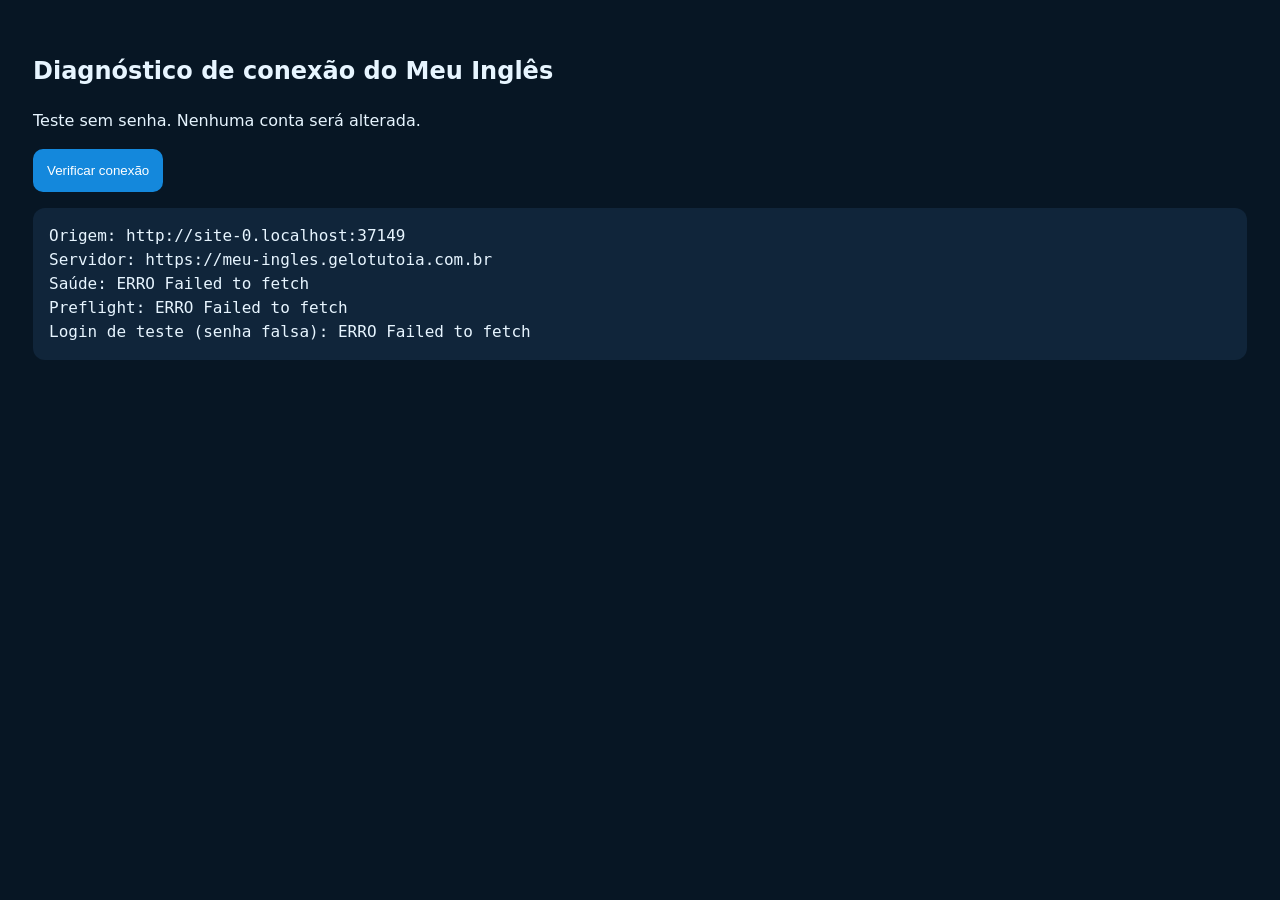
<file: diagnostico-login-s24.html>
<!doctype html><html lang="pt-BR"><meta charset="utf-8"><meta name="viewport" content="width=device-width,initial-scale=1"><title>Diagnóstico Meu Inglês</title><style>body{font:16px system-ui;background:#071624;color:#e7f5ff;padding:25px;line-height:1.5}pre{white-space:pre-wrap;background:#10253a;padding:16px;border-radius:12px}button{padding:14px;background:#1488dc;color:white;border:0;border-radius:10px}</style><h2>Diagnóstico de conexão do Meu Inglês</h2><p>Teste sem senha. Nenhuma conta será alterada.</p><button id="start">Verificar conexão</button><pre id="out">Aguardando...</pre><script>const base='https://meu-ingles.gelotutoia.com.br',el=document.querySelector('#out');async function test(){let report='Origem: '+location.origin+'\nServidor: '+base+'\n';for(const [name,path,options] of [['Saúde','/healthz',{method:'GET'}],['Preflight','/__turbo/panel-login',{method:'OPTIONS',headers:{'access-control-request-method':'POST','access-control-request-headers':'content-type'}}],['Login de teste (senha falsa)','/__turbo/panel-login',{method:'POST',headers:{'content-type':'application/json'},body:JSON.stringify({username:'diagnostico',password:'senha-falsa-diagnostico'})}]]){try{let r=await fetch(base+path,{...options,cache:'no-store',signal:AbortSignal.timeout(12000)});let t=await r.text();report+=name+': HTTP '+r.status+' | CORS '+(r.headers.get('access-control-allow-origin')||'não informado')+' | '+t.slice(0,160)+'\n';}catch(e){report+=name+': ERRO '+e.message+'\n';}el.textContent=report;}}document.querySelector('#start').onclick=test;test();</script></html>
</file>
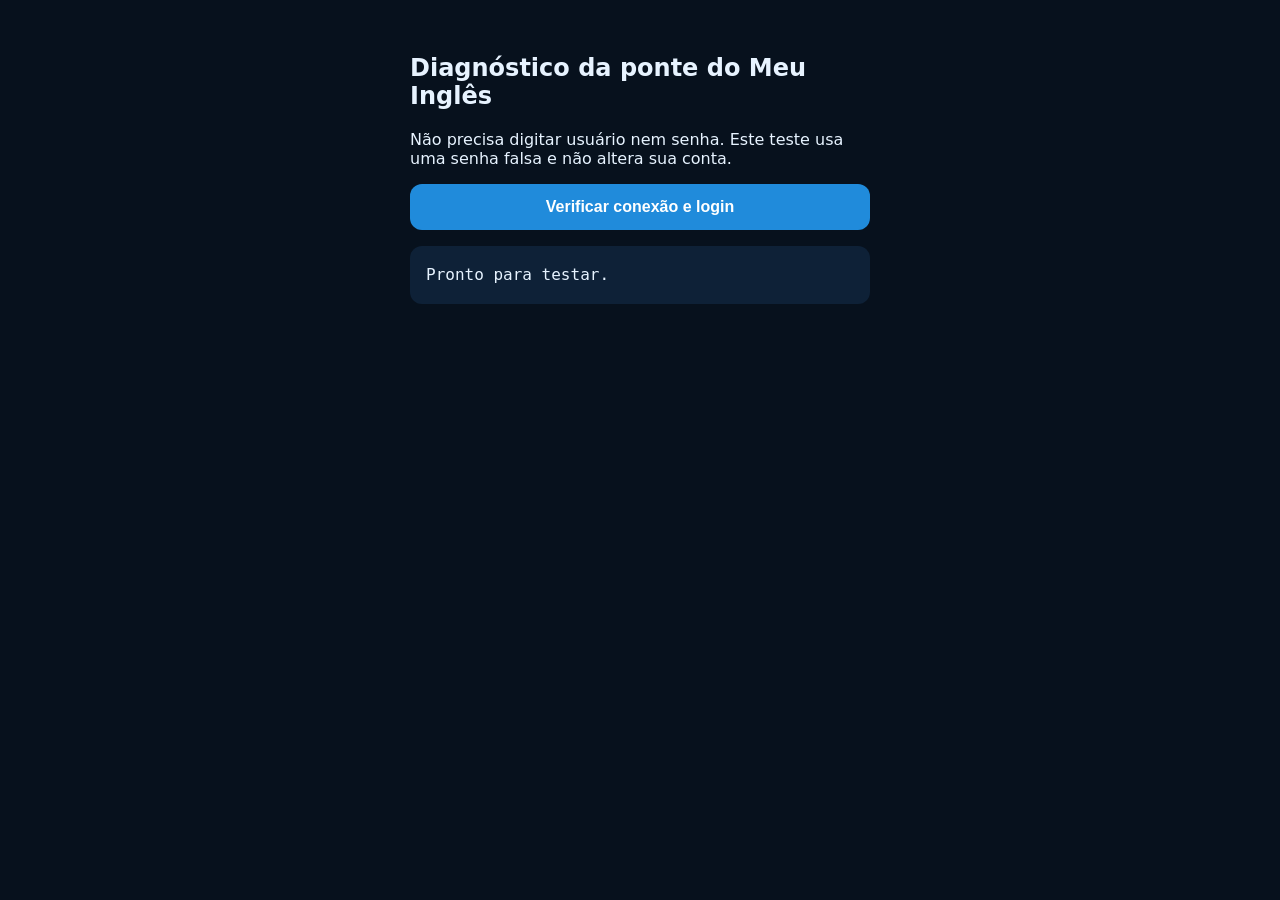
<file: diagnostico-s20.html>
<!doctype html><html lang="pt-BR"><head><meta charset="utf-8"><meta name="viewport" content="width=device-width,initial-scale=1"><title>Diagnóstico S20 FE</title><style>body{font:16px system-ui;background:#07111d;color:#e7f3ff;margin:0;padding:24px}main{max-width:460px;margin:30px auto}button{padding:14px;border:0;border-radius:12px;background:#208bdb;color:white;font-weight:700;font-size:16px;width:100%}pre{white-space:pre-wrap;overflow-wrap:anywhere;background:#0e2137;padding:16px;border-radius:12px;line-height:1.6}</style></head><body><main><h2>Diagnóstico da ponte do Meu Inglês</h2><p>Não precisa digitar usuário nem senha. Este teste usa uma senha falsa e não altera sua conta.</p><button id="go">Verificar conexão e login</button><pre id="out">Pronto para testar.</pre></main><script>
const base='https://animation-but-sci-provinces.trycloudflare.com';
const output=document.getElementById('out');
document.getElementById('go').onclick=async()=>{
 const btn=document.getElementById('go');btn.disabled=true;output.textContent='Origem: '+location.origin+'\n';
 async function check(name,fn){try{const r=await fn();output.textContent+=name+': HTTP '+r.status+'; acesso pelo navegador permitido+'\n';}catch(e){output.textContent+=name+': ERRO '+String(e?.message||e)+'\n';}}
 output.textContent+='Observação: /healthz não habilita leitura entre sites; acesso direto já foi confirmado.\n';
 await check('OPTIONS recebido',()=>fetch(base+'/__turbo/panel-login',{method:'OPTIONS',headers:{'access-control-request-method':'POST','access-control-request-headers':'content-type'},cache:'no-store'}));
 await check('Senha falsa (401 é esperado)',()=>fetch(base+'/__turbo/panel-login',{method:'POST',headers:{'content-type':'application/json'},body:JSON.stringify({username:'teste-diagnostico',password:'senha-falsa-nao-real'}),cache:'no-store'}));
 btn.disabled=false;
}
</script></body></html>
</file>
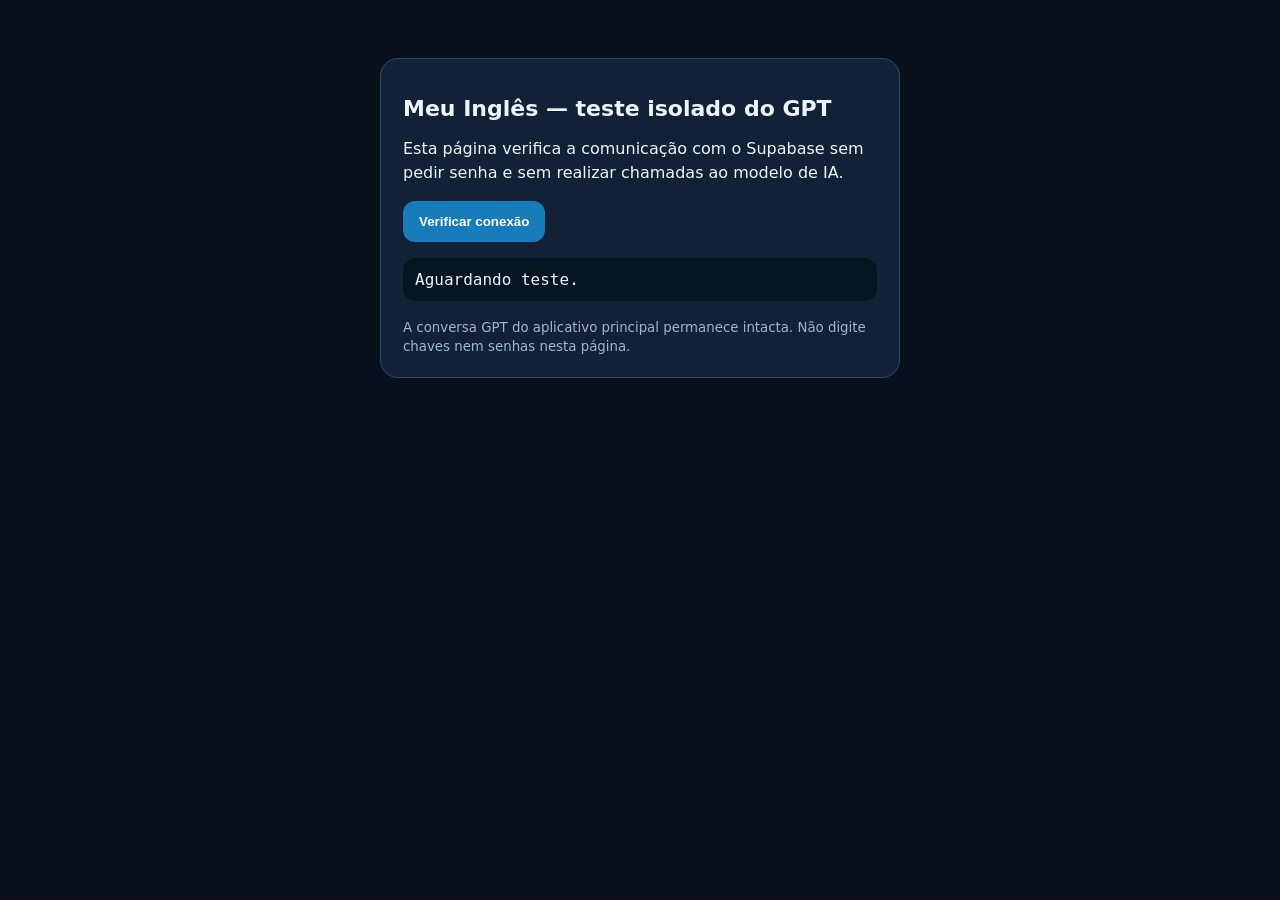
<file: gpt-supabase-diagnostico.html>
<!doctype html>
<html lang="pt-BR"><head><meta charset="utf-8"><meta name="viewport" content="width=device-width,initial-scale=1"><title>Meu Inglês · Diagnóstico GPT</title><style>
body{background:#09111c;color:#edf5fc;font:16px system-ui,sans-serif;max-width:520px;margin:40px auto;padding:18px}main{background:#122136;border:1px solid #294c64;border-radius:18px;padding:22px}h1{font-size:22px}button{background:#197cba;color:white;border:0;border-radius:12px;padding:13px 16px;font-weight:700}p{line-height:1.5}pre{white-space:pre-wrap;overflow-wrap:anywhere;padding:12px;border-radius:12px;background:#071421}small{color:#9cb8cf}</style></head><body><main><h1>Meu Inglês — teste isolado do GPT</h1><p>Esta página verifica a comunicação com o Supabase sem pedir senha e sem realizar chamadas ao modelo de IA.</p><button id="check" type="button">Verificar conexão</button><pre id="status" role="status">Aguardando teste.</pre><small>A conversa GPT do aplicativo principal permanece intacta. Não digite chaves nem senhas nesta página.</small></main><script>
const endpoint='https://bewdladkzgceerhkshbt.supabase.co/functions/v1/meu-ingles-gpt-test';
const existingEndpoint='https://meu-ingles-claudio.netlify.app/api/groq-chat';
document.getElementById('check').onclick=async()=>{const output=document.getElementById('status');output.textContent='Verificando os dois serviços, sem mensagens de IA...';const checks=[['Supabase (novo teste)',endpoint,'OPTIONS'],['Netlify (conversa já existente)',existingEndpoint,'GET']];const results=[];for(const [name,url,method] of checks){try{const c=new AbortController();const t=setTimeout(()=>c.abort(),9000);let r;try{r=await fetch(url,{method,signal:c.signal});}finally{clearTimeout(t)}results.push(name+': HTTP '+r.status+(r.ok?' — respondeu':' — verificar'));}catch(e){results.push(name+': falha de conexão ('+String(e?.message||e)+')');}}output.textContent=results.join('\\n')+'\\n\\nEste teste NÃO valida conversas, áudio nem chaves de API.';};
</script></body></html>
</file>
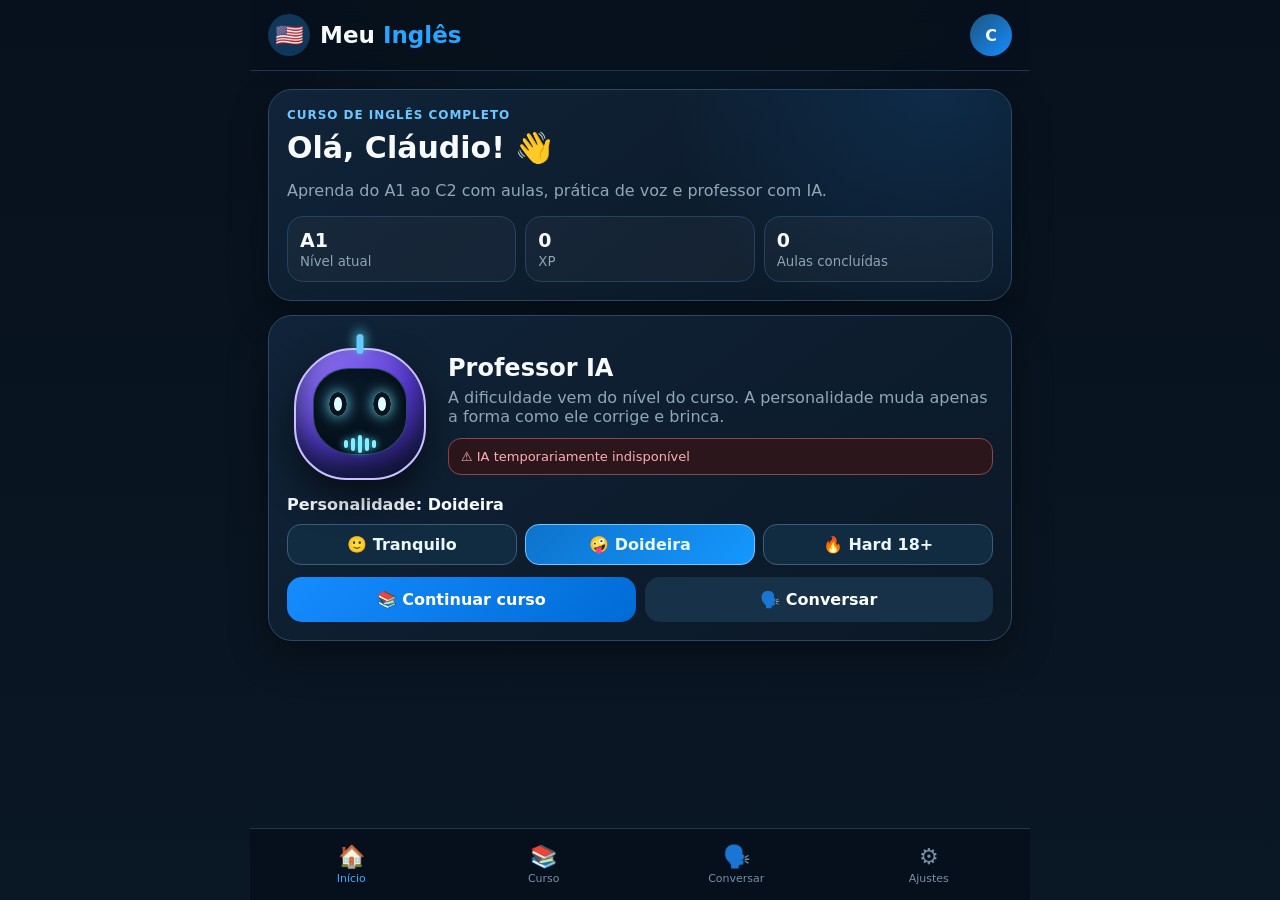
<file: stable.html>
<!doctype html><html lang="pt-BR"><head><meta charset="utf-8"><meta name="viewport" content="width=device-width,initial-scale=1,viewport-fit=cover"><meta name="theme-color" content="#07111d"><meta http-equiv="Cache-Control" content="no-store, no-cache, must-revalidate"><title>Meu Inglês</title><link rel="icon" href="icon.svg" type="image/svg+xml"><link rel="stylesheet" href="stable.css?v=1"></head><body><div class="app"><header><div class="brand"><span class="logo">🇺🇸</span><span>Meu <b>Inglês</b></span></div><div class="avatar">C</div></header><main>
<section id="home" class="screen active"><div class="hero"><div class="eyebrow">CURSO DE INGLÊS COMPLETO</div><h1>Olá, Cláudio! 👋</h1><p class="muted">Aprenda do A1 ao C2 com aulas, prática de voz e professor com IA.</p><div class="stats"><div class="stat"><b id="levelStat">A1</b><small>Nível atual</small></div><div class="stat"><b id="xpStat">0</b><small>XP</small></div><div class="stat"><b id="doneStat">0</b><small>Aulas concluídas</small></div></div></div><div class="panel" style="margin-top:14px"><div class="coach"><div class="bot" id="homeBot"><div class="eyes"><i></i><i></i></div><div class="mouth"><i></i><i></i><i></i><i></i><i></i></div></div><div><h2 style="margin:0 0 6px">Professor IA</h2><p class="muted" style="margin:0">A dificuldade vem do nível do curso. A personalidade muda apenas a forma como ele corrige e brinca.</p><div class="status" id="aiStatus">Verificando IA…</div></div></div><div style="margin-top:15px;font-weight:850">Personalidade: <span id="modeText">Doideira</span></div><div class="modeRow"><button data-mode="leve" class="mode" onclick="setStableTeacher('leve')">🙂 Tranquilo</button><button data-mode="media" class="mode" onclick="setStableTeacher('media')">🤪 Doideira</button><button data-mode="pesada" class="mode hard" onclick="setStableTeacher('pesada')">🔥 Hard 18+</button></div><div class="actions"><button class="btn primary" onclick="stableShow('course')">📚 Continuar curso</button><button class="btn" onclick="stableShow('chat')">🗣️ Conversar</button></div></div></section>
<section id="course" class="screen"><div class="top"><button class="back" onclick="stableShow('home')">‹</button><h2>Curso de Inglês</h2></div><div id="courseBody"></div></section>
<section id="chat" class="screen"><div class="top"><button class="back" onclick="stableShow('home')">‹</button><h2>Conversa com IA</h2></div><div class="panel"><div class="coach" style="grid-template-columns:145px 1fr"><div class="bot" id="chatBot"><div class="eyes"><i></i><i></i></div><div class="mouth"><i></i><i></i><i></i><i></i><i></i></div></div><div><h2 style="margin:0 0 5px">Professor ao vivo</h2><p class="muted" style="margin:0">Modo <b id="chatMode">Doideira</b> · nível atual do curso</p></div></div><div class="scenarioRow"><button data-chat-scenario="Livre" class="scenario active" onclick="setStableScenario('Livre')">Livre</button><button data-chat-scenario="Restaurante" class="scenario" onclick="setStableScenario('Restaurante')">Restaurante</button><button data-chat-scenario="Aeroporto" class="scenario" onclick="setStableScenario('Aeroporto')">Aeroporto</button><button data-chat-scenario="Hotel" class="scenario" onclick="setStableScenario('Hotel')">Hotel</button><button data-chat-scenario="Trabalho" class="scenario" onclick="setStableScenario('Trabalho')">Trabalho</button></div><button id="chatMic" class="mic" onclick="stableChatMic()">🎙️</button><p class="muted" style="text-align:center">Toque e fale. A resposta vem pela IA e por voz.</p><div id="chatBox" class="chatbox"><div class="msg botmsg">Pode falar comigo. Eu vou responder ao que você disser, não com uma frase pronta.</div></div></div></section>
<section id="settings" class="screen"><div class="top"><button class="back" onclick="stableShow('home')">‹</button><h2>Configurações</h2></div><div class="panel"><h3>Nível do curso</h3><p class="muted">Escolha de onde quer começar. Cada nível tem 12 módulos e 96 aulas.</p><div class="levelTabs"><button class="levelTab" onclick="setStableLevel('A1')">A1</button><button class="levelTab" onclick="setStableLevel('A2')">A2</button><button class="levelTab" onclick="setStableLevel('B1')">B1</button><button class="levelTab" onclick="setStableLevel('B2')">B2</button><button class="levelTab" onclick="setStableLevel('C1')">C1</button><button class="levelTab" onclick="setStableLevel('C2')">C2</button></div><h3 style="margin-top:22px">Personalidade do professor</h3><div class="modeRow"><button data-mode="leve" class="mode" onclick="setStableTeacher('leve')">🙂 Tranquilo</button><button data-mode="media" class="mode" onclick="setStableTeacher('media')">🤪 Doideira</button><button data-mode="pesada" class="mode hard" onclick="setStableTeacher('pesada')">🔥 Hard 18+</button></div></div></section>
</main><nav><button data-screen="home" class="active"><i>🏠</i>Início</button><button data-screen="course"><i>📚</i>Curso</button><button data-screen="chat"><i>🗣️</i>Conversar</button><button data-screen="settings"><i>⚙️</i>Ajustes</button></nav></div><script src="stable.js?v=1"></script></body></html>
</file>
<file: stable.css>
*{box-sizing:border-box}html,body{margin:0;min-height:100%;background:#07111d;color:#f7fbff;font-family:system-ui,-apple-system,Segoe UI,Roboto,Arial,sans-serif}body{background:radial-gradient(circle at 50% -10%,#0d4f8128,transparent 32%),linear-gradient(#07111d,#0a1724)}button,input,select{font:inherit}button{cursor:pointer}.app{max-width:780px;margin:auto;min-height:100vh;padding-bottom:92px}header{position:sticky;top:0;z-index:30;display:flex;align-items:center;justify-content:space-between;padding:14px 18px;background:#07111df2;border-bottom:1px solid #1e3649;backdrop-filter:blur(12px)}.brand{display:flex;align-items:center;gap:10px;font-size:23px;font-weight:900}.logo,.avatar{width:42px;height:42px;border-radius:50%;display:grid;place-items:center}.logo{background:#10365a}.avatar{background:linear-gradient(135deg,#1c557e,#168cff);font-weight:900}.brand b{color:#28a5ff}main{padding:18px}.screen{display:none}.screen.active{display:block}.panel,.hero{border:1px solid #294a63;background:linear-gradient(145deg,#102338,#0b1826);border-radius:24px;padding:18px;box-shadow:0 16px 40px #0005}.hero{background:radial-gradient(circle at 90% 0,#168cff22,transparent 38%),linear-gradient(145deg,#102338,#0b1826)}.hero h1{margin:8px 0 5px;font-size:30px}.muted{color:#90a7b8}.eyebrow{font-size:12px;color:#6bc7ff;font-weight:900;letter-spacing:.08em}.stats{display:grid;grid-template-columns:repeat(3,1fr);gap:9px;margin-top:14px}.stat{padding:12px;border:1px solid #23445d;background:#ffffff08;border-radius:16px}.stat b{font-size:19px}.stat small{display:block;color:#8da4b5;margin-top:3px}.courseBar{height:11px;border-radius:999px;background:#08131f;overflow:hidden;margin-top:16px}.courseBar span{display:block;width:0;height:100%;border-radius:inherit;background:linear-gradient(90deg,#23d884,#2aa7ff);transition:width .35s}.courseProgressText{font-size:12px;color:#86a1b4;margin-top:6px}.coach{margin-top:14px;display:grid;grid-template-columns:145px 1fr;gap:16px;align-items:center}.chatCoach{margin-top:0}.bot{position:relative;width:132px;height:132px;margin:auto;border-radius:45% 45% 40% 40%;background:radial-gradient(circle at 30% 20%,#ffffff66 0 6%,transparent 18%),linear-gradient(145deg,#1b8be8,#0d4d87 52%,#06192a);border:2px solid #78c8ff;box-shadow:inset 0 -18px 30px #02101ccc,0 18px 34px #0008;isolation:isolate}.bot:before{content:'';position:absolute;inset:18px 17px 23px;border-radius:38% 38% 44% 44%;background:linear-gradient(145deg,#0a1e31,#07131f 65%,#0d2438);border:1px solid #5faee055;box-shadow:inset 0 0 24px #0008;z-index:-1}.bot:after{content:'';position:absolute;left:50%;top:-16px;width:7px;height:20px;border-radius:8px;background:#66caff;transform:translateX(-50%);box-shadow:0 -3px 12px #5ee6ff}.bot .eyes{position:absolute;top:42px;left:0;right:0;display:flex;justify-content:center;gap:26px;z-index:2}.bot .eyes i{width:18px;height:24px;border-radius:50%;background:#dffcff;box-shadow:0 0 14px #69e7ff,inset 0 0 0 5px #07131f;animation:blink 5s infinite}.bot .mouth{position:absolute;top:84px;left:50%;transform:translateX(-50%);display:flex;gap:3px;align-items:center;height:20px;z-index:2}.bot .mouth i{width:4px;height:8px;background:#8aefff;border-radius:6px;box-shadow:0 0 7px #4edfff}.bot .mouth i:nth-child(2),.bot .mouth i:nth-child(4){height:13px}.bot .mouth i:nth-child(3){height:18px}.bot.speaking .mouth i{animation:talk .28s infinite alternate}.bot.listening{box-shadow:inset 0 -18px 30px #02101ccc,0 0 0 12px #24d9821c,0 18px 34px #0008}.bot.thinking{animation:float 1s infinite ease-in-out}.bot.hard{background:linear-gradient(145deg,#e65363,#8f2835 52%,#310a13);border-color:#ff8792}.bot.doida{background:linear-gradient(145deg,#9b80ff,#5a3ad7 52%,#24165f);border-color:#c9c0ff}.bot.xl{width:180px;height:180px;border-radius:44% 44% 40% 40%}.bot.xl .eyes{top:58px;gap:34px}.bot.xl .eyes i{width:24px;height:32px;box-shadow:0 0 18px #69e7ff,inset 0 0 0 7px #07131f}.bot.xl .mouth{top:116px;transform:translateX(-50%) scale(1.2)}@keyframes talk{to{height:18px}}@keyframes float{50%{transform:translateY(-5px)}}@keyframes blink{0%,46%,50%,100%{transform:scaleY(1)}48%{transform:scaleY(.12)}}.professorTop{display:flex;align-items:center;justify-content:space-between;gap:8px}.professorTop h2{margin:0}.tinyBtn{border:1px solid #3b6480;background:#11293b;color:#bfe6ff;border-radius:999px;padding:6px 10px;font-weight:800;font-size:12px}.teacherLabel{margin-top:15px;font-size:13px;color:#c8d9e6}.modeRow{display:grid;grid-template-columns:repeat(3,1fr);gap:8px;margin-top:10px}.mode{border:1px solid #395f7b;background:#112c40;color:#eaf7ff;padding:10px 5px;border-radius:14px;font-weight:850}.mode.active{background:linear-gradient(135deg,#0d73cc,#1598ff);border-color:#72c5ff}.mode.hard.active{background:linear-gradient(135deg,#922b39,#d54152)}.btn{border:0;border-radius:15px;padding:13px 15px;color:#fff;background:#173149;font-weight:850}.primary{background:linear-gradient(135deg,#168cff,#006bd5)}.wide{width:100%}.actions{display:grid;grid-template-columns:1fr 1fr;gap:9px;margin-top:12px}.status{margin-top:12px;padding:10px 12px;border-radius:13px;background:#132536;border:1px solid #38566d;color:#b4c7d6;font-size:13px}.status.ok{background:#0b2b20;border-color:#2b8f62;color:#9cebbf}.status.bad{background:#2b171b;border-color:#8e454f;color:#ffadb5}.pathCard{margin-top:14px;padding:15px;border-radius:22px;border:1px solid #2b5370;background:linear-gradient(135deg,#0f2a40,#0b1c2c);display:grid;grid-template-columns:auto 1fr auto;gap:13px;align-items:center}.pathIcon{width:54px;height:54px;border-radius:17px;background:#0f4670;display:grid;place-items:center;font-size:28px}.pathGrow small{color:#68c4ff;font-weight:900;font-size:10px;letter-spacing:.09em}.pathGrow h2{font-size:17px;margin:3px 0 4px}.pathGrow p{font-size:12px;color:#8da8bb;margin:0}.pathButton{white-space:nowrap}.quickGrid{display:grid;grid-template-columns:1fr 1fr;gap:10px;margin-top:12px}.quickCard{border:1px solid #294a63;background:#0d1d2b;color:#fff;border-radius:19px;padding:15px;text-align:left;min-height:120px}.quickCard span{display:block;font-size:28px}.quickCard b{display:block;margin-top:8px}.quickCard small{display:block;color:#8da4b5;margin-top:4px}.top{display:flex;align-items:center;gap:10px;margin-bottom:15px}.back{width:42px;height:42px;border:0;border-radius:13px;background:#173149;color:#fff;font-size:20px}.top h2{margin:0}.levelTabs{display:flex;gap:8px;overflow:auto;padding-bottom:4px}.levelTab{white-space:nowrap;border:1px solid #345875;background:#11283a;color:#cce6f8;border-radius:999px;padding:8px 12px;font-weight:800}.levelTab.active{background:#1477ca;border-color:#68bdff;color:#fff}.module{margin-top:12px;padding:16px;border:1px solid #294a63;background:#0d1d2b;border-radius:20px;position:relative;overflow:hidden}.module.complete{border-color:#257f5a;background:linear-gradient(145deg,#0d2c23,#0b1d1a)}.module h3{margin:0 0 6px}.module p{margin:0;color:#91a8ba;font-size:13px;line-height:1.4}.moduleMeta{display:flex;gap:7px;flex-wrap:wrap;margin-top:9px}.tag{font-size:11px;padding:5px 8px;border-radius:999px;background:#122c40;border:1px solid #315570;color:#b8d6e9}.module button{margin-top:10px}.moduleProgress{height:7px;border-radius:999px;background:#09131f;overflow:hidden;margin-top:10px}.moduleProgress span{display:block;height:100%;background:linear-gradient(90deg,#24d982,#2aa7ff)}.lessonGrid{display:grid;gap:10px}.lessonCard{padding:14px;border:1px solid #294a63;border-radius:17px;background:#0d1d2b}.lessonCard.done{border-color:#237552;background:#0e2b23}.lessonCard h4{margin:0 0 5px}.lessonCard p{margin:0;color:#8da4b5;font-size:13px}.lessonIcon{font-size:24px;float:right}.lessonShell{padding-bottom:12px}.lessonHeader{display:flex;align-items:center;gap:10px}.lessonHeader .back{flex:0 0 auto}.lessonHeaderGrow{flex:1}.lessonHeaderGrow small{color:#86a2b6}.lessonProgress{height:10px;border-radius:999px;background:#0a1723;overflow:hidden;margin:12px 0 14px}.lessonProgress span{display:block;height:100%;background:linear-gradient(90deg,#25d986,#2da9ff);transition:width .25s}.teacherDock{border:1px solid #2d516b;background:#0d2030;border-radius:18px;padding:11px;margin-bottom:12px}.teacherDockTop{display:flex;align-items:center;gap:10px}.miniBot{width:46px;height:46px;border-radius:16px;background:linear-gradient(145deg,#1e8ae1,#0b447a);border:1px solid #75c9ff;display:grid;place-items:center;font-size:23px}.miniBot.doida{background:linear-gradient(145deg,#9277ff,#563cc8)}.miniBot.hard{background:linear-gradient(145deg,#e55464,#842935)}.teacherDockTop .grow{flex:1}.teacherDockTop b{display:block}.teacherDockTop small{color:#8da7ba}.teacherModes{display:grid;grid-template-columns:repeat(3,1fr);gap:6px;margin-top:9px}.teacherModes button{border:1px solid #36566d;background:#11283a;color:#d8edf9;border-radius:11px;padding:7px 4px;font-size:11px;font-weight:800}.teacherModes button.active{background:#156fc0;border-color:#64bdff}.teacherModes button.hard.active{background:#9a3140;border-color:#e56c78}.lessonStage{padding:17px;border:1px solid #294a63;background:linear-gradient(145deg,#102338,#0b1826);border-radius:22px;box-shadow:0 14px 35px #0004}.stageBadge{display:inline-flex;align-items:center;gap:7px;padding:6px 9px;border-radius:999px;background:#102d45;border:1px solid #316184;color:#8ed2ff;font-size:11px;font-weight:900;letter-spacing:.05em}.lessonStage h2{font-size:25px;margin:12px 0 6px}.lessonStage h3{margin:12px 0 8px}.example,.vocab{padding:12px;border:1px solid #2d506c;border-radius:14px;background:#102638;margin:8px 0}.example b,.vocab b{display:block}.example span,.vocab span{display:block;color:#91a8ba;margin-top:4px}.vocab{position:relative;padding-right:48px;cursor:pointer}.vocab:after{content:'🔊';position:absolute;right:15px;top:50%;transform:translateY(-50%);font-size:18px}.vocab:active{transform:scale(.985);border-color:#55b9ff}.choiceGrid{display:grid;gap:9px;margin-top:14px}.choice{border:2px solid #2e526b;background:#0f2232;color:#f3f9fd;border-radius:17px;padding:14px;text-align:left;font-weight:800}.choice:hover,.choice:active{border-color:#57b9f7}.choice.correct{border-color:#36d389;background:#0d3025;color:#b9f5d2}.choice.wrong{border-color:#f1616d;background:#32161b;color:#ffc5ca}.audioPrompt{display:flex;align-items:center;gap:12px;margin:12px 0}.audioBig{width:68px;height:68px;border-radius:20px;border:0;background:linear-gradient(145deg,#1a96ef,#0872c7);color:white;font-size:30px;box-shadow:0 7px 0 #07558d}.wordBank{display:flex;flex-wrap:wrap;gap:8px;margin:16px 0}.wordChip{border:1px solid #375b73;background:#10283b;color:white;border-radius:12px;padding:10px 12px;font-weight:800}.wordChip.used{opacity:.28;pointer-events:none}.answerLine{min-height:58px;border-bottom:2px solid #39556a;padding:8px 2px;display:flex;gap:8px;flex-wrap:wrap;align-items:center}.answerToken{background:#18394f;border:1px solid #4b7591;border-radius:10px;padding:8px 10px}.stageActions{display:flex;gap:8px;margin-top:14px}.stageActions .btn{flex:1}.coachReaction{margin-top:12px;padding:13px 14px;border-radius:16px;border:1px solid #35546b;background:#0a1b29;line-height:1.42}.coachReaction.good{border-color:#2f8a63;background:#0c2b21}.coachReaction.bad{border-color:#984650;background:#2c171b}.coachReaction b{color:#eaf7ff}.scorePill{display:inline-block;margin-top:8px;padding:5px 8px;border-radius:999px;background:#112a3c;border:1px solid #375b73;color:#a7c8dc;font-size:11px}.mic{width:88px;height:88px;border-radius:50%;border:0;display:grid;place-items:center;margin:15px auto;font-size:34px;color:white;background:linear-gradient(135deg,#24d982,#0aa65d);box-shadow:0 0 0 12px #24d98214}.mic.listening{animation:pulse 1s infinite}@keyframes pulse{50%{transform:scale(1.05);box-shadow:0 0 0 21px #24d98208}}.speakTarget{text-align:center;font-size:28px;font-weight:900;margin:10px 0}.helpText{text-align:center;color:#8da4b5}.openAnswer{display:grid;grid-template-columns:1fr auto;gap:8px;margin-top:12px}.openAnswer input,.chatCompose input{min-width:0;border:1px solid #34546a;background:#081723;color:#fff;border-radius:14px;padding:13px}.openAnswer button,.chatCompose button{border:0;border-radius:14px;background:#168cff;color:#fff;padding:0 16px;font-weight:900}.feedback{margin-top:12px;padding:13px;border-radius:15px;border:1px solid #34546a;background:#0c1b28;line-height:1.45}.chatbox{height:42vh;overflow:auto;display:flex;flex-direction:column;gap:9px;margin-top:12px;padding-right:3px}.msg{max-width:88%;padding:12px 14px;border-radius:16px;line-height:1.4}.msg.user{align-self:flex-end;background:#0f70c6}.msg.botmsg{align-self:flex-start;background:#142a3d;border:1px solid #2f4d64}.msg small{display:block;margin-top:5px;color:#8ea8b9}.scenarioRow{display:flex;gap:8px;overflow:auto;margin-top:11px}.scenario{white-space:nowrap;border:1px solid #355875;background:#10273a;color:#cde8fb;border-radius:999px;padding:9px 12px;font-weight:800}.scenario.active{background:#156fc0;border-color:#60b9ff;color:#fff}.chatCompose{display:grid;grid-template-columns:1fr 48px;gap:8px;margin-top:10px}.voiceGrid{display:grid;grid-template-columns:1fr 1fr;gap:8px}.voiceGrid button{border:1px solid #34566e;background:#102638;color:white;border-radius:15px;padding:11px;text-align:left}.voiceGrid button.active{border-color:#64bdff;background:#123c59;box-shadow:inset 0 0 0 1px #64bdff}.voiceGrid small{display:block;color:#8ba4b7;margin-top:3px}.dailyRow{display:grid;grid-template-columns:repeat(4,1fr);gap:7px}.dailyRow button{border:1px solid #365870;background:#102638;color:#d9edf9;border-radius:12px;padding:10px 4px;font-weight:800}.dailyRow button.active{background:#156fc0;border-color:#60b9ff}.settingsBlock h3{margin:22px 0 7px}.settingsBlock h3:first-child{margin-top:0}.aiInfo{margin-top:18px;padding:12px;border-radius:14px;border:1px solid #3a5368;background:#0e1c29;color:#a9c1d2;font-size:13px;line-height:1.4}.restartBtn{margin-top:12px;background:#2a3540;color:#dbe7ef}.hidden{display:none!important}

/* Onboarding original, inspirado em fluxos de apps de idiomas sem copiar personagens ou telas */
body.onboarding-mode{background:radial-gradient(circle at 50% 18%,#164e7a55,transparent 31%),#07111d}body.onboarding-mode header,body.onboarding-mode nav{display:none}body.onboarding-mode .app{padding-bottom:0}body.onboarding-mode main{padding:0}.onboard{min-height:100vh;display:flex;flex-direction:column;padding:22px 20px 26px}.onboardTop{display:flex;align-items:center;gap:12px}.onboardBack{width:42px;height:42px;border:0;background:transparent;color:#8ea7b9;font-size:34px}.onboardProgress{height:10px;border-radius:999px;background:#223746;overflow:hidden;flex:1}.onboardProgress span{display:block;height:100%;background:linear-gradient(90deg,#23d884,#2aa7ff);border-radius:inherit}.onboardMain{flex:1;display:flex;flex-direction:column;justify-content:center;max-width:620px;width:100%;margin:auto}.onboardMascot{display:grid;place-items:center;margin-bottom:18px}.onboardBubble{max-width:560px;margin:0 auto 18px;padding:17px 19px;border-radius:22px;border:1px solid #31536b;background:#0f2232;text-align:center;font-size:20px;font-weight:800;line-height:1.35}.onboard h1{text-align:center;margin:8px 0 8px;font-size:32px}.onboard .lead{text-align:center;color:#91a9ba;line-height:1.5;margin:0 auto 18px;max-width:520px}.onboardOptions{display:grid;gap:10px}.onboardOption{display:flex;align-items:center;gap:13px;width:100%;border:2px solid #2e4a5e;background:#0d1c28;color:white;border-radius:20px;padding:15px;text-align:left;min-height:74px}.onboardOption .ico{width:46px;height:46px;border-radius:15px;background:#123b5a;display:grid;place-items:center;font-size:24px;flex:0 0 auto}.onboardOption b{display:block;font-size:16px}.onboardOption small{display:block;color:#8ea6b7;margin-top:3px}.onboardOption.selected{border-color:#4db6f7;background:#123047;box-shadow:inset 0 0 0 1px #4db6f7}.onboardTeacherGrid{display:grid;grid-template-columns:repeat(3,1fr);gap:9px}.teacherChoice{border:2px solid #2d4d64;background:#0d1d2a;color:white;border-radius:20px;padding:14px 10px;text-align:center}.teacherChoice.selected{border-color:#58bcfa;background:#14344b}.teacherChoice.hard.selected{border-color:#ff6b79;background:#3b1720}.teacherEmoji{font-size:34px}.teacherChoice b{display:block;margin-top:7px}.teacherChoice small{display:block;color:#8ba4b5;margin-top:5px;font-size:11px;line-height:1.3}.previewBtn{margin-top:12px;width:100%;border:1px solid #355a73;background:#11293b;color:#dff3ff;border-radius:14px;padding:11px;font-weight:850}.onboardFooter{max-width:620px;width:100%;margin:18px auto 0}.onboardNext{width:100%;border:0;border-radius:18px;padding:16px;background:linear-gradient(135deg,#25d77f,#10a95d);color:#062315;font-size:17px;font-weight:950;box-shadow:0 7px 0 #08783f}.onboardNext.blue{background:linear-gradient(135deg,#25a9ff,#0878d8);color:#fff;box-shadow:0 7px 0 #075ba4}.onboardSummary{display:grid;gap:9px;margin-top:10px}.summaryRow{display:flex;justify-content:space-between;gap:12px;padding:12px;border:1px solid #2c4b61;border-radius:15px;background:#0e2030}.summaryRow span{color:#91a9ba}.summaryRow b{text-align:right}

nav{position:fixed;z-index:40;left:50%;transform:translateX(-50%);bottom:0;width:min(780px,100%);display:grid;grid-template-columns:repeat(4,1fr);background:#07111df8;border-top:1px solid #20384e;padding:8px 5px calc(8px + env(safe-area-inset-bottom))}nav button{border:0;background:transparent;color:#7890a5;padding:7px 2px;font-size:11px}nav i{display:block;font-style:normal;font-size:22px;margin-bottom:3px}nav button.active{color:#39aaff}

@media(max-width:620px){.pathCard{grid-template-columns:auto 1fr}.pathButton{grid-column:1/-1;width:100%}.quickGrid{grid-template-columns:1fr 1fr}.onboardTeacherGrid{grid-template-columns:1fr}.teacherChoice{display:grid;grid-template-columns:auto 1fr;text-align:left;column-gap:12px}.teacherEmoji{grid-row:1/3}.teacherChoice b{margin-top:0}.voiceGrid{grid-template-columns:1fr 1fr}}
@media(max-width:520px){.coach{grid-template-columns:108px 1fr}.bot{width:100px;height:100px}.bot:before{inset:14px 13px 17px}.bot:after{top:-13px;height:17px}.bot .eyes{top:31px;gap:20px}.bot .eyes i{width:14px;height:19px}.bot .mouth{top:64px}.hero h1{font-size:27px}.mode{font-size:11px;padding:9px 4px}.quickGrid{grid-template-columns:1fr 1fr}.stats{gap:6px}.stat{padding:10px 8px}.stat b{font-size:17px}.stat small{font-size:10px}.teacherModes button{font-size:10px}.lessonStage h2{font-size:22px}.dailyRow{grid-template-columns:1fr 1fr}.onboard h1{font-size:28px}.onboardBubble{font-size:18px}.bot.xl{width:150px;height:150px}.bot.xl .eyes{top:49px}.bot.xl .mouth{top:96px}.onboard{padding:18px 16px 24px}}


/* Onboarding — nome personalizado */
.onboardNameStep{
  width:100%;
  max-width:520px;
  margin:22px auto 0;
  text-align:center;
}
.onboardNameEmoji{
  font-size:54px;
  line-height:1;
  margin-bottom:12px;
}
.onboardNameStep h1{
  margin:0 0 8px;
}
.onboardNameStep .lead{
  margin:0 auto 18px;
  max-width:420px;
}
.onboardNameInput{
  width:100%;
  box-sizing:border-box;
  min-height:58px;
  border-radius:18px;
  border:1px solid rgba(74,192,220,.42);
  background:#0d2233;
  color:#fff;
  font:inherit;
  font-size:19px;
  font-weight:800;
  padding:0 18px;
  outline:none;
  box-shadow:inset 0 0 0 1px rgba(255,255,255,.025);
}
.onboardNameInput::placeholder{color:#7893a7;font-weight:600}
.onboardNameInput:focus{
  border-color:#29b9b2;
  box-shadow:0 0 0 3px rgba(41,185,178,.14),inset 0 0 0 1px rgba(255,255,255,.03);
}
.onboardNameError{
  min-height:22px;
  margin-top:8px;
  color:#ff8d9b;
  font-size:13px;
  font-weight:800;
}


/* ===== Onboarding v70 — visual moderno e robô interativo ===== */

#onboarding{
  background:
    radial-gradient(circle at 50% 8%,rgba(26,126,159,.12),transparent 30%),
    linear-gradient(180deg,#071522 0%,#06111d 100%);
}

.onboard{
  --stepA:#169f95;
  --stepB:#0d7888;
  --stepC:#07596e;
  --stepSoft:rgba(22,159,149,.18);
  --stepLine:rgba(90,222,211,.36);
  min-height:calc(100dvh - 20px);
}

.onboard-step-0{--stepA:#20a6cf;--stepB:#13718e;--stepC:#0b4f67;--stepSoft:rgba(32,166,207,.17);--stepLine:rgba(106,221,255,.35)}
.onboard-step-1{--stepA:#18a896;--stepB:#0e7f80;--stepC:#085f6f;--stepSoft:rgba(24,168,150,.17);--stepLine:rgba(100,232,214,.38)}
.onboard-step-2{--stepA:#2f8ee5;--stepB:#1b65c2;--stepC:#174b92;--stepSoft:rgba(47,142,229,.18);--stepLine:rgba(113,190,255,.40)}
.onboard-step-3{--stepA:#1ea77e;--stepB:#168064;--stepC:#105e50;--stepSoft:rgba(30,167,126,.18);--stepLine:rgba(104,229,183,.38)}
.onboard-step-4{--stepA:#d99334;--stepB:#aa692d;--stepC:#7c4d28;--stepSoft:rgba(217,147,52,.17);--stepLine:rgba(255,197,116,.36)}
.onboard-step-5{--stepA:#755fd4;--stepB:#5545b1;--stepC:#3a347e;--stepSoft:rgba(117,95,212,.18);--stepLine:rgba(173,157,255,.38)}
.onboard-step-6{--stepA:#197fa4;--stepB:#125f80;--stepC:#0c455f;--stepSoft:rgba(25,127,164,.18);--stepLine:rgba(112,207,237,.34)}

.onboardTop{
  position:sticky;
  top:0;
  z-index:4;
  padding-top:env(safe-area-inset-top);
  background:linear-gradient(180deg,rgba(6,17,29,.94),rgba(6,17,29,.72),transparent);
  backdrop-filter:blur(8px);
}

.onboardProgress{
  background:#173246 !important;
  border:1px solid rgba(255,255,255,.03);
}
.onboardProgress span{
  background:linear-gradient(90deg,var(--stepA),var(--stepB)) !important;
  box-shadow:0 0 14px var(--stepSoft);
}

.onboardBack{
  color:#bfe8f5 !important;
  background:rgba(12,34,49,.72) !important;
  border:1px solid rgba(129,205,231,.18) !important;
  border-radius:14px !important;
}

.onboardBubble{
  background:
    linear-gradient(145deg,rgba(19,43,61,.94),rgba(13,31,45,.96)) !important;
  border-color:var(--stepLine) !important;
  box-shadow:0 12px 28px rgba(0,0,0,.18),inset 0 0 0 1px rgba(255,255,255,.02);
}

.onboardOptions{
  gap:12px !important;
}

.onboardOption{
  position:relative;
  overflow:hidden;
  border:1px solid #28495f !important;
  background:linear-gradient(145deg,#0d2232,#0a1a27) !important;
  box-shadow:0 10px 24px rgba(0,0,0,.15);
  transition:transform .16s ease,border-color .16s ease,background .16s ease;
}

.onboardOption:active{transform:scale(.986)}
.onboardOption .ico{
  background:linear-gradient(145deg,var(--stepSoft),rgba(17,56,76,.7)) !important;
  border:1px solid rgba(255,255,255,.04);
}
.onboardOption.selected{
  border-color:var(--stepA) !important;
  background:linear-gradient(135deg,var(--stepSoft),rgba(13,38,54,.96)) !important;
  box-shadow:0 0 0 2px color-mix(in srgb,var(--stepA) 28%,transparent) inset,0 12px 28px rgba(0,0,0,.18) !important;
}
.onboardOption.selected:after{
  content:"✓";
  position:absolute;
  right:15px;
  top:50%;
  transform:translateY(-50%);
  color:#fff;
  font-size:20px;
  font-weight:950;
}

.onboardTeacherGrid{
  gap:12px !important;
}
.teacherChoice{
  background:linear-gradient(145deg,#0e2130,#0b1926) !important;
  border-color:#2a495e !important;
  box-shadow:0 10px 24px rgba(0,0,0,.15);
}
.teacherChoice.selected{
  border-color:#7f71e8 !important;
  background:linear-gradient(145deg,rgba(117,95,212,.24),#101d31) !important;
}
.teacherChoice.hard.selected{
  border-color:#ff6f82 !important;
  background:linear-gradient(145deg,rgba(160,41,63,.32),#35141d) !important;
}
.previewBtn{
  background:linear-gradient(145deg,#14334a,#10283b) !important;
  border-color:var(--stepLine) !important;
  box-shadow:0 8px 20px rgba(0,0,0,.16);
}

.onboardNext{
  background:linear-gradient(135deg,var(--stepA),var(--stepB) 58%,var(--stepC)) !important;
  color:#fff !important;
  box-shadow:0 7px 0 color-mix(in srgb,var(--stepC) 78%,#001018) !important;
  border:1px solid rgba(255,255,255,.10) !important;
}
.onboardNext.blue{
  background:linear-gradient(135deg,var(--stepA),var(--stepB) 58%,var(--stepC)) !important;
  box-shadow:0 7px 0 color-mix(in srgb,var(--stepC) 78%,#001018) !important;
}

.onboardNameInput{
  border-color:var(--stepLine) !important;
  background:linear-gradient(145deg,#0d2637,#0a1e2c) !important;
}
.onboardNameInput:focus{
  border-color:var(--stepA) !important;
  box-shadow:0 0 0 3px color-mix(in srgb,var(--stepA) 18%,transparent) !important;
}

.onboardSummary{
  gap:12px !important;
}
.summaryRow{
  background:linear-gradient(145deg,#102638,#0c1d2b) !important;
  border-color:var(--stepLine) !important;
  min-height:54px;
  align-items:center;
  box-shadow:0 8px 20px rgba(0,0,0,.14);
}
.summaryRow span{color:#9ab6c8 !important}

/* primeira tela */
.onboardWelcome{
  text-align:center;
  width:100%;
}
.onboardGuideRobot{
  position:relative;
  width:min(310px,72vw);
  height:300px;
  display:grid;
  place-items:center;
  margin:8px auto 12px;
  padding:0;
  border:0;
  background:transparent;
  cursor:pointer;
  -webkit-tap-highlight-color:transparent;
}
.onboardGuideRobot img{
  position:relative;
  z-index:2;
  width:210px;
  max-width:72%;
  filter:drop-shadow(0 18px 24px rgba(0,0,0,.34));
  transition:transform .24s ease,filter .24s ease;
}
.guideGlow{
  position:absolute;
  width:250px;
  height:250px;
  border-radius:50%;
  background:radial-gradient(circle,rgba(32,210,229,.26),rgba(13,106,133,.10) 47%,transparent 72%);
  animation:guideGlow 3s ease-in-out infinite;
}
.guideTap{
  position:absolute;
  z-index:3;
  bottom:7px;
  left:50%;
  transform:translateX(-50%);
  padding:8px 14px;
  border-radius:999px;
  background:rgba(11,38,54,.88);
  border:1px solid rgba(101,220,235,.34);
  color:#dffbff;
  font-size:12px;
  font-weight:900;
  white-space:nowrap;
  box-shadow:0 8px 22px rgba(0,0,0,.2);
}
.onboardGuideRobot:active img{transform:scale(.97)}
.onboardGuideRobot.is-speaking img{
  animation:guideTalk .7s ease-in-out infinite;
  filter:drop-shadow(0 18px 24px rgba(0,0,0,.34)) drop-shadow(0 0 18px rgba(59,224,235,.42));
}
.onboardGuideRobot.is-speaking .guideTap{opacity:.45}
.onboardGuideRobot.is-speaking .guideGlow{animation:guideGlowSpeak .8s ease-in-out infinite}
.onboardGuideRobot.mood-1 img{transform:rotate(-2deg)}
.onboardGuideRobot.mood-2 img{transform:rotate(2deg)}
.onboardGuideRobot.mood-3 img{transform:translateY(-4px)}

.onboardWelcomeBubble{
  max-width:570px;
  margin:0 auto 18px;
}
.onboardWelcome h1{
  margin-top:12px;
}
.onboardWelcomeChips{
  display:flex;
  flex-wrap:wrap;
  gap:8px;
  justify-content:center;
  margin:18px auto 0;
}
.onboardWelcomeChips span{
  padding:9px 13px;
  border-radius:999px;
  background:linear-gradient(145deg,rgba(25,104,132,.28),rgba(13,48,67,.74));
  border:1px solid rgba(105,208,233,.22);
  color:#d9f7ff;
  font-size:12px;
  font-weight:850;
}

@keyframes guideGlow{
  0%,100%{transform:scale(.94);opacity:.7}
  50%{transform:scale(1.03);opacity:1}
}
@keyframes guideGlowSpeak{
  0%,100%{transform:scale(.96);opacity:.72}
  50%{transform:scale(1.08);opacity:1}
}
@keyframes guideTalk{
  0%,100%{transform:translateY(0) rotate(0deg)}
  25%{transform:translateY(-3px) rotate(-1deg)}
  50%{transform:translateY(1px) rotate(0deg)}
  75%{transform:translateY(-2px) rotate(1deg)}
}

@media(max-width:520px){
  .onboardGuideRobot{height:265px;width:min(280px,82vw)}
  .onboardGuideRobot img{width:185px}
  .guideGlow{width:220px;height:220px}
  .onboardWelcomeChips span{font-size:11px;padding:8px 11px}
}


/* Curso v118 — progresso persistente em cada card de aula */
.lessonCardProgressV118{
  width:100%;
  height:9px;
  margin-top:10px;
  border-radius:999px;
  overflow:hidden;
  background:rgba(5,35,48,.34);
  box-shadow:inset 0 1px 3px rgba(0,0,0,.24);
}
.lessonCardProgressV118>span{
  display:block;
  height:100%;
  width:0;
  border-radius:inherit;
  background:linear-gradient(90deg,#d8fff5 0%,#8cf0d8 45%,#4ad2b3 100%);
  box-shadow:0 0 9px rgba(135,240,216,.28);
  transition:width .28s ease;
}
.lessonCard.done .lessonCardProgressV118>span,
.a2LessonCard.done .lessonCardProgressV118>span,
.firstContactsLessonCard.done .lessonCardProgressV118>span{
  background:linear-gradient(90deg,#c9ffe1 0%,#75efa9 52%,#38d77d 100%);
}
.firstContactsLessonCopy,
.a2LessonCopy{
  min-width:0;
}
.firstContactsLessonCopy .lessonCardProgressV118,
.a2LessonCopy .lessonCardProgressV118{
  max-width:100%;
}


/* Course status v123 — resumo do nível separado dos cards de módulos */
#course .courseLevelStatus{
  position:relative;
  overflow:hidden;
  margin-bottom:16px;
  padding:15px;
  border:1px solid rgba(181,205,219,.46);
  border-radius:24px;
  background:
    radial-gradient(circle at 90% 8%,rgba(255,255,255,.12),transparent 30%),
    linear-gradient(145deg,#465764 0%,#3c4c58 52%,#33434f 100%);
  box-shadow:
    0 14px 30px rgba(0,0,0,.18),
    inset 0 1px 0 rgba(255,255,255,.15),
    inset 0 -1px 0 rgba(8,22,34,.18);
}
#course .courseLevelStatus::after{
  content:"";
  position:absolute;
  width:180px;height:180px;border-radius:50%;
  right:-88px;bottom:-110px;
  background:radial-gradient(circle,rgba(210,230,240,.12),transparent 70%);
  pointer-events:none;
}
#course .courseLevelStatus .levelTabs{
  position:relative;
  z-index:2;
  gap:9px;
  overflow-x:auto;
  overflow-y:hidden;
  padding:1px 1px 8px;
  scroll-behavior:smooth;
  scroll-snap-type:x proximity;
  scrollbar-width:none;
}
#course .courseLevelStatus .levelTabs::-webkit-scrollbar{display:none}
#course .courseLevelStatus .levelTab{
  flex:0 0 auto;
  scroll-snap-align:center;
  min-height:42px;
  padding:9px 15px;
  border-radius:999px;
  background:rgba(17,40,58,.82);
  border:1px solid rgba(71,122,158,.62);
  color:#c9dfed;
  font-weight:850;
  box-shadow:inset 0 1px 0 rgba(255,255,255,.025);
}
#course .courseLevelStatus .levelTab.active{
  background:linear-gradient(135deg,#198fe7,#1476c5) !important;
  border-color:#71c7ff !important;
  color:#fff !important;
  box-shadow:0 6px 14px rgba(17,116,192,.23),inset 0 1px 0 rgba(255,255,255,.18);
}
#course .courseLevelSummary{
  position:relative;
  z-index:1;
  display:flex;
  align-items:flex-end;
  justify-content:space-between;
  gap:14px;
  margin-top:6px;
  padding:14px 2px 12px;
  border-top:1px solid rgba(255,255,255,.12);
}
#course .courseLevelIdentity small{
  display:block;
  margin-bottom:4px;
  font-size:9px;
  letter-spacing:.13em;
  font-weight:900;
  color:#6fc9ff;
}
#course .courseLevelIdentity h2{
  margin:0;
  font-size:24px;
  line-height:1.05;
}
#course .courseLevelProgressText{
  display:flex;
  align-items:baseline;
  gap:5px;
  color:#92aabc;
  font-size:11px;
  white-space:nowrap;
}
#course .courseLevelProgressText b{
  color:#eefaff;
  font-size:19px;
}
#course .courseCurrentModule{
  position:relative;
  z-index:1;
  display:grid;
  grid-template-columns:auto minmax(0,1fr) auto;
  align-items:center;
  gap:10px;
  padding:10px 12px;
  border-radius:15px;
  background:rgba(17,31,41,.16);
  border:1px solid rgba(220,235,244,.16);
}
#course .courseCurrentModuleLabel{
  font-size:8px;
  font-weight:900;
  letter-spacing:.09em;
  color:#63c5f5;
}
#course .courseCurrentModule div{
  min-width:0;
  display:flex;
  align-items:center;
  gap:7px;
}
#course .courseCurrentModule b{
  font-size:10px;
  color:#a9c5d8;
  white-space:nowrap;
}
#course .courseCurrentModule strong{
  min-width:0;
  overflow:hidden;
  text-overflow:ellipsis;
  white-space:nowrap;
  font-size:12px;
  color:#f3fbff;
}
#course .courseCurrentModule em{
  font-style:normal;
  font-size:10px;
  color:#96b6ca;
  white-space:nowrap;
}
@media(max-width:430px){
  #course .courseLevelStatus{padding:13px;border-radius:22px}
  #course .courseLevelStatus .levelTab{min-height:40px;padding:8px 13px;font-size:14px}
  #course .courseLevelSummary{align-items:center;gap:10px;padding:12px 1px 10px}
  #course .courseLevelIdentity h2{font-size:22px}
  #course .courseLevelProgressText{flex-direction:column;align-items:flex-end;gap:0;font-size:9.5px}
  #course .courseLevelProgressText b{font-size:17px}
  #course .courseCurrentModule{grid-template-columns:1fr auto;padding:10px}
  #course .courseCurrentModuleLabel{grid-column:1/-1}
  #course .courseCurrentModule div{gap:6px}
}
</file>
